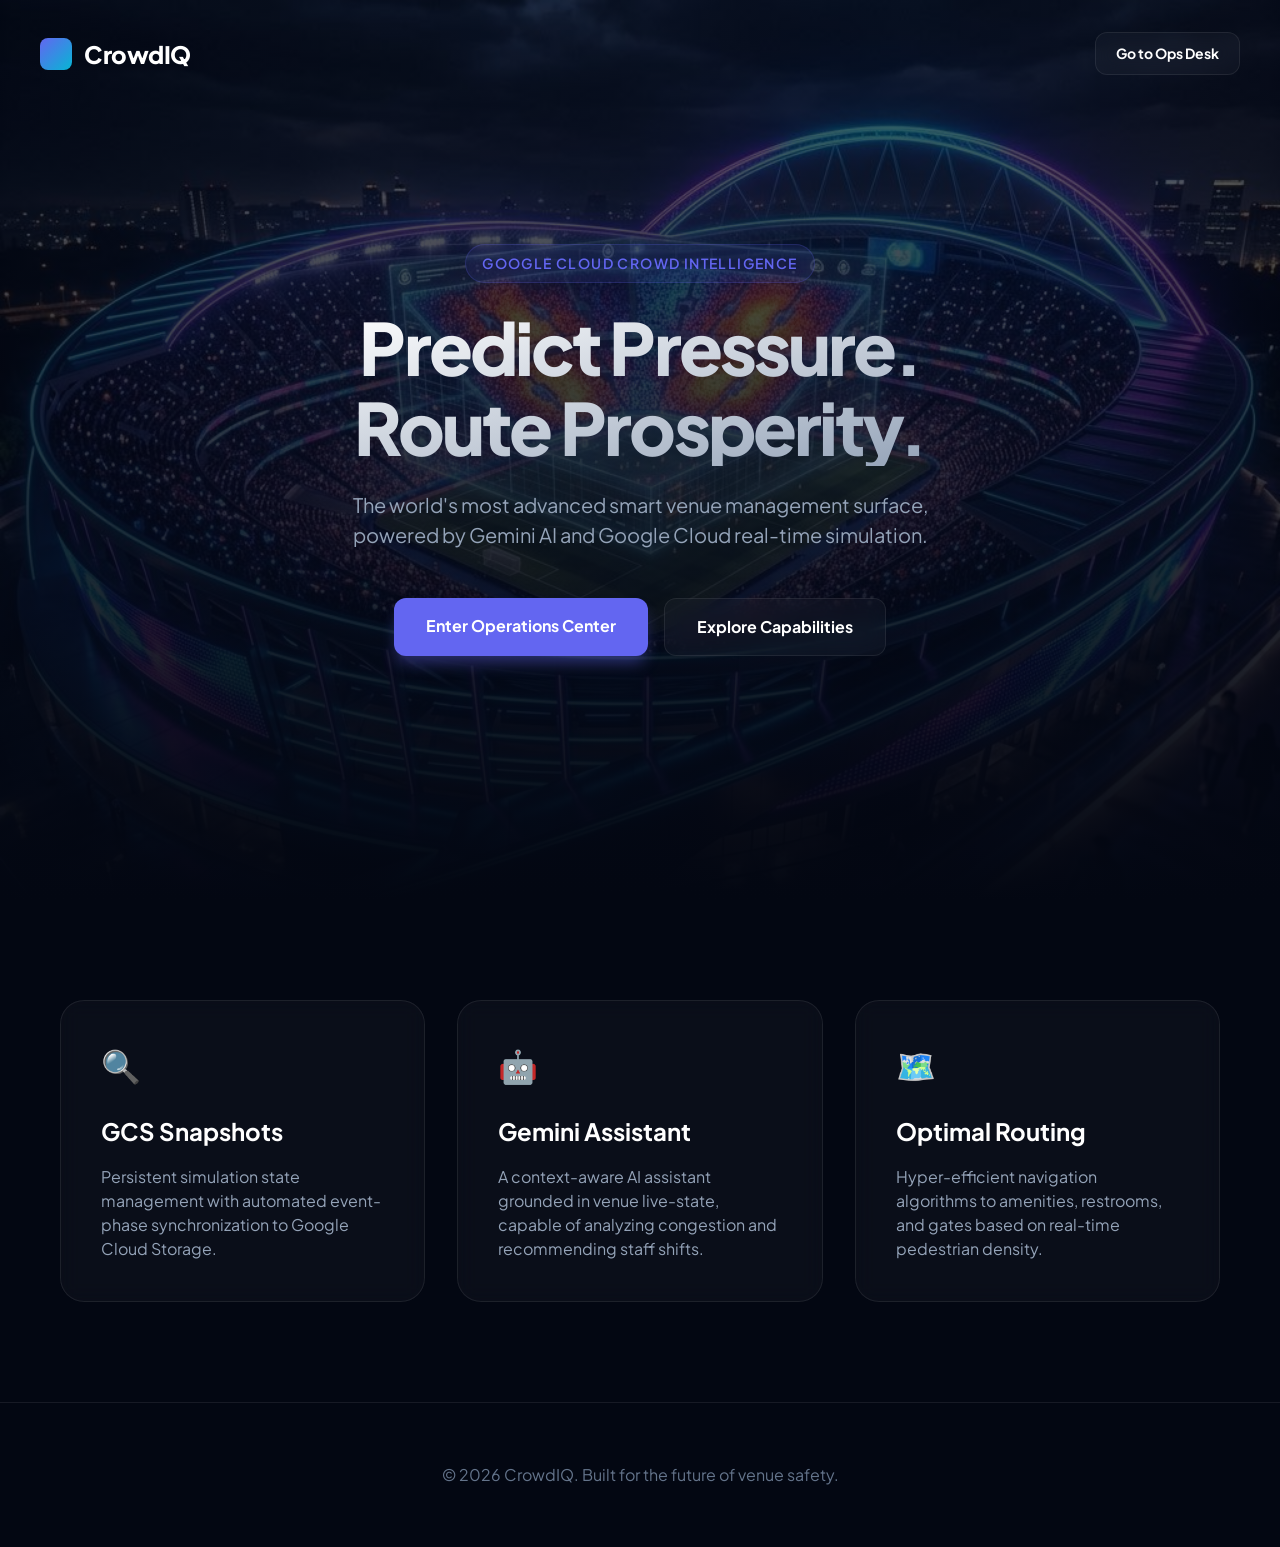
<file: templates/landing.html>
<!DOCTYPE html>
<html lang="en">
<head>
    <meta charset="UTF-8">
    <meta name="viewport" content="width=device-width, initial-scale=1.0">
    <title>CrowdIQ | Intelligent Venue Management</title>
    <!-- Google Fonts -->
    <link rel="preconnect" href="https://fonts.googleapis.com">
    <link rel="preconnect" href="https://fonts.gstatic.com" crossorigin>
    <link href="https://fonts.googleapis.com/css2?family=Plus+Jakarta+Sans:wght@400;500;600;700;800&display=swap" rel="stylesheet">
    <style>
        :root {
            --primary: #6366f1;
            --secondary: #06b6d4;
            --bg: #030712;
            --glass: rgba(255, 255, 255, 0.03);
            --glass-border: rgba(255, 255, 255, 0.08);
        }

        * {
            margin: 0;
            padding: 0;
            box-sizing: border-box;
        }

        body {
            font-family: 'Plus Jakarta Sans', sans-serif;
            background-color: var(--bg);
            color: white;
            overflow-x: hidden;
            line-height: 1.5;
        }

        .hero {
            position: relative;
            height: 100vh;
            width: 100%;
            display: flex;
            align-items: center;
            justify-content: center;
            text-align: center;
            padding: 0 20px;
            background-image: linear-gradient(to bottom, rgba(3, 7, 18, 0.6), rgba(3, 7, 18, 1)), 
                              url('/static/img/stadium_hero.jpg');
            background-size: cover;
            background-position: center;
        }

        .hero-content {
            z-index: 10;
            max-width: 900px;
            animation: fadeInUp 1s ease-out;
        }

        .badge {
            display: inline-block;
            padding: 8px 16px;
            background: rgba(99, 102, 241, 0.1);
            border: 1px solid rgba(99, 102, 241, 0.2);
            border-radius: 99px;
            color: var(--primary);
            font-size: 14px;
            font-weight: 600;
            margin-bottom: 24px;
            text-transform: uppercase;
            letter-spacing: 0.1em;
        }

        h1 {
            font-size: clamp(2.5rem, 8vw, 4.5rem);
            font-weight: 800;
            letter-spacing: -0.04em;
            line-height: 1.1;
            margin-bottom: 24px;
            background: linear-gradient(to bottom right, #fff, #94a3b8);
            -webkit-background-clip: text;
            -webkit-text-fill-color: transparent;
        }

        .description {
            font-size: 1.25rem;
            color: #94a3b8;
            max-width: 600px;
            margin: 0 auto 48px;
        }

        .cta-group {
            display: flex;
            gap: 16px;
            justify-content: center;
        }

        .btn {
            display: inline-block;
            padding: 16px 32px;
            border-radius: 12px;
            font-size: 16px;
            font-weight: 700;
            text-decoration: none;
            transition: all 0.2s cubic-bezier(0.4, 0, 0.2, 1);
        }

        .btn-primary {
            background: var(--primary);
            color: white;
            box-shadow: 0 10px 15px -3px rgba(99, 102, 241, 0.4);
        }

        .btn-primary:hover {
            transform: translateY(-2px);
            box-shadow: 0 20px 25px -5px rgba(99, 102, 241, 0.5);
            background: #4f46e5;
        }

        .btn-secondary {
            background: var(--glass);
            color: white;
            border: 1px solid var(--glass-border);
            backdrop-filter: blur(10px);
        }

        .btn-secondary:hover {
            background: rgba(255, 255, 255, 0.1);
            border-color: rgba(255, 255, 255, 0.2);
        }

        .features {
            padding: 100px 20px;
            max-width: 1200px;
            margin: 0 auto;
            display: grid;
            grid-template-columns: repeat(auto-fit, minmax(300px, 1fr));
            gap: 32px;
        }

        .feature-card {
            background: var(--glass);
            border: 1px solid var(--glass-border);
            border-radius: 24px;
            padding: 40px;
            backdrop-filter: blur(10px);
            transition: all 0.3s ease;
        }

        .feature-card:hover {
            border-color: rgba(99, 102, 241, 0.4);
            transform: translateY(-8px);
        }

        .feature-icon {
            font-size: 32px;
            margin-bottom: 24px;
        }

        .feature-card h3 {
            font-size: 24px;
            font-weight: 700;
            margin-bottom: 16px;
        }

        .feature-card p {
            color: #94a3b8;
        }

        @keyframes fadeInUp {
            from {
                opacity: 0;
                transform: translateY(20px);
            }
            to {
                opacity: 1;
                transform: translateY(0);
            }
        }

        /* Nav */
        nav {
            position: absolute;
            top: 0;
            left: 0;
            width: 100%;
            padding: 32px 40px;
            display: flex;
            justify-content: space-between;
            align-items: center;
            z-index: 100;
        }

        .logo {
            font-size: 24px;
            font-weight: 800;
            letter-spacing: -0.02em;
            display: flex;
            align-items: center;
            gap: 12px;
        }

        .logo-mark {
            width: 32px;
            height: 32px;
            background: linear-gradient(to bottom right, var(--primary), var(--secondary));
            border-radius: 8px;
        }

        footer {
            padding: 60px 20px;
            text-align: center;
            border-top: 1px solid var(--glass-border);
            color: #64748b;
        }
    </style>
</head>
<body>
    <nav>
        <div class="logo">
            <div class="logo-mark"></div>
            CrowdIQ
        </div>
        <div>
            <a href="/ops" class="btn btn-secondary" style="padding: 10px 20px; font-size: 14px;">Go to Ops Desk</a>
        </div>
    </nav>

    <section class="hero">
        <div class="hero-content">
            <div class="badge">Google Cloud Crowd intelligence</div>
            <h1>Predict Pressure.<br>Route Prosperity.</h1>
            <p class="description">The world's most advanced smart venue management surface, powered by Gemini AI and Google Cloud real-time simulation.</p>
            <div class="cta-group">
                <a href="/ops" class="btn btn-primary">Enter Operations Center</a>
                <a href="#features" class="btn btn-secondary">Explore Capabilities</a>
            </div>
        </div>
    </section>

    <section id="features" class="features" aria-label="CrowdIQ Key Features">
        <div class="feature-card" tabindex="0">
            <div class="feature-icon" aria-hidden="true">🔍</div>
            <h3>GCS Snapshots</h3>
            <p>Persistent simulation state management with automated event-phase synchronization to Google Cloud Storage.</p>
        </div>
        <div class="feature-card" tabindex="0">
            <div class="feature-icon" aria-hidden="true">🤖</div>
            <h3>Gemini Assistant</h3>
            <p>A context-aware AI assistant grounded in venue live-state, capable of analyzing congestion and recommending staff shifts.</p>
        </div>
        <div class="feature-card" tabindex="0">
            <div class="feature-icon" aria-hidden="true">🗺️</div>
            <h3>Optimal Routing</h3>
            <p>Hyper-efficient navigation algorithms to amenities, restrooms, and gates based on real-time pedestrian density.</p>
        </div>
    </section>

    <footer>
        <p>&copy; 2026 CrowdIQ. Built for the future of venue safety.</p>
    </footer>
</body>
</html>
</file>
